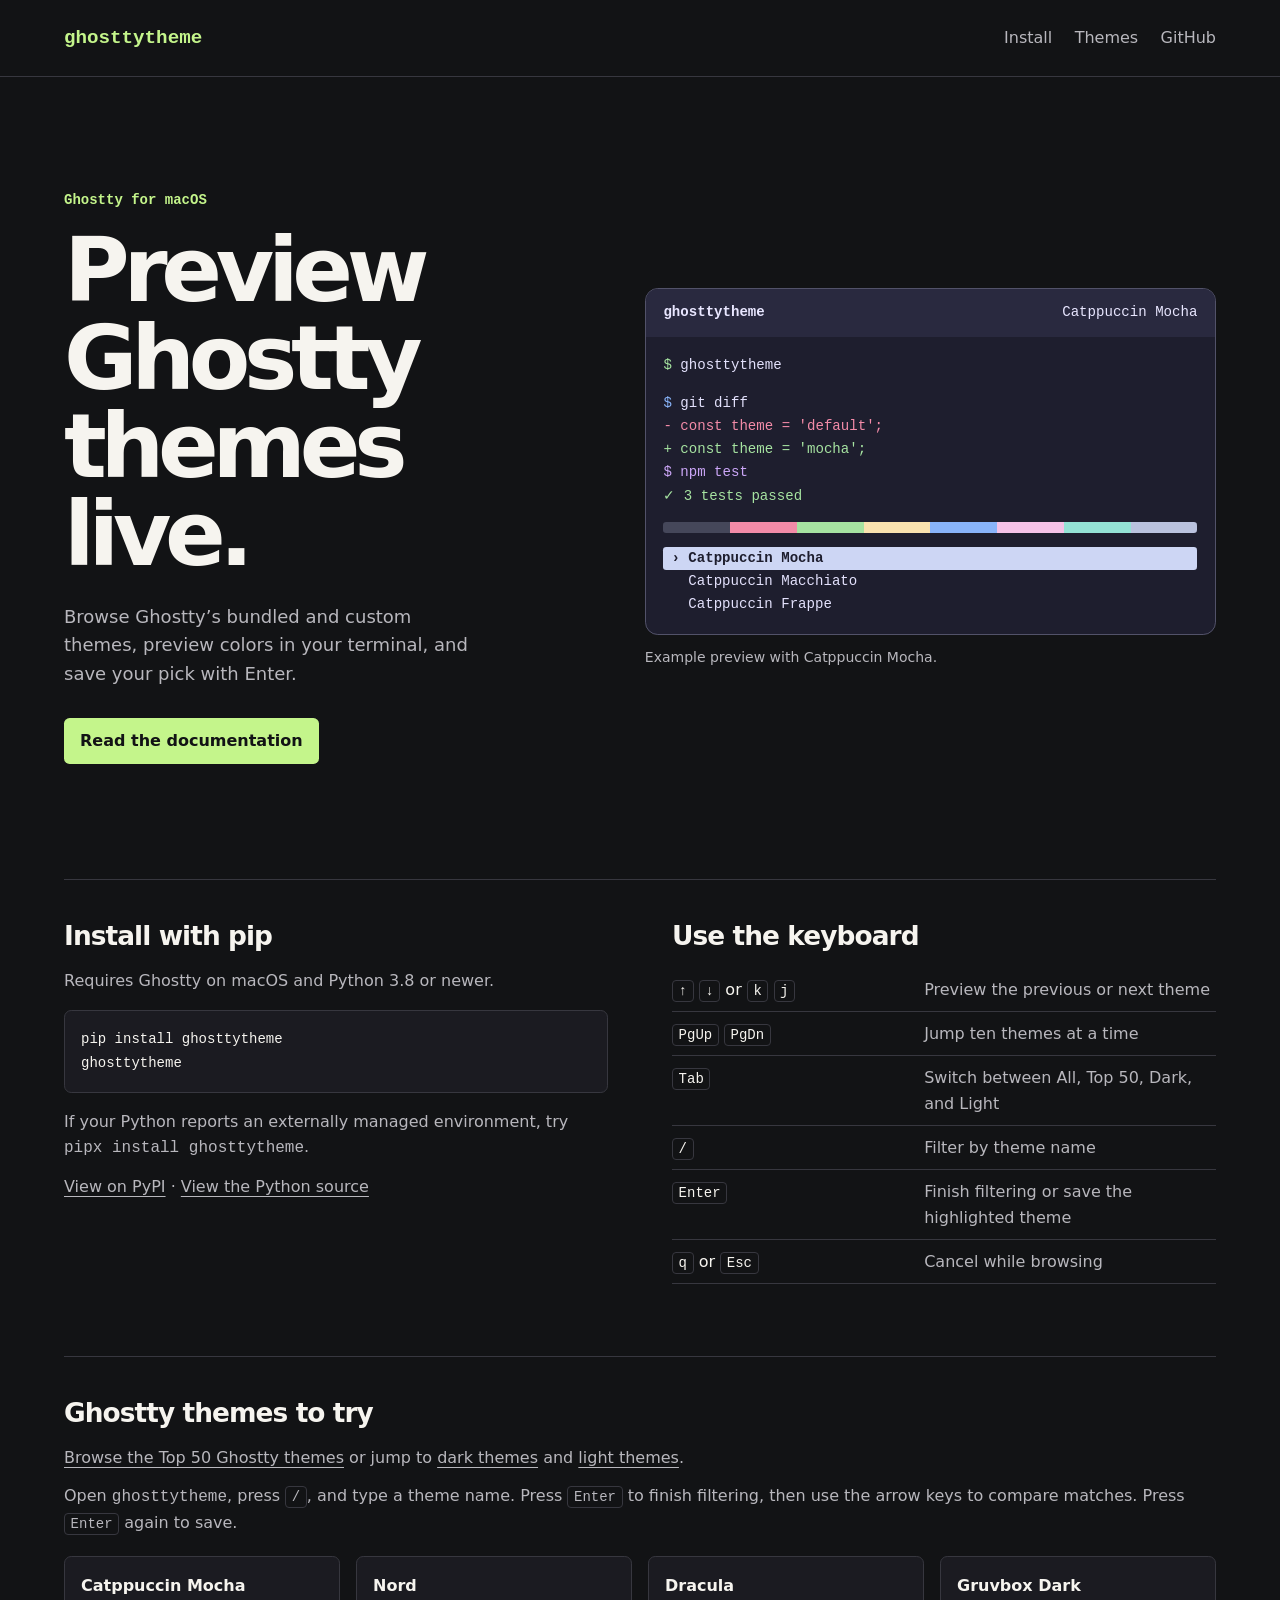
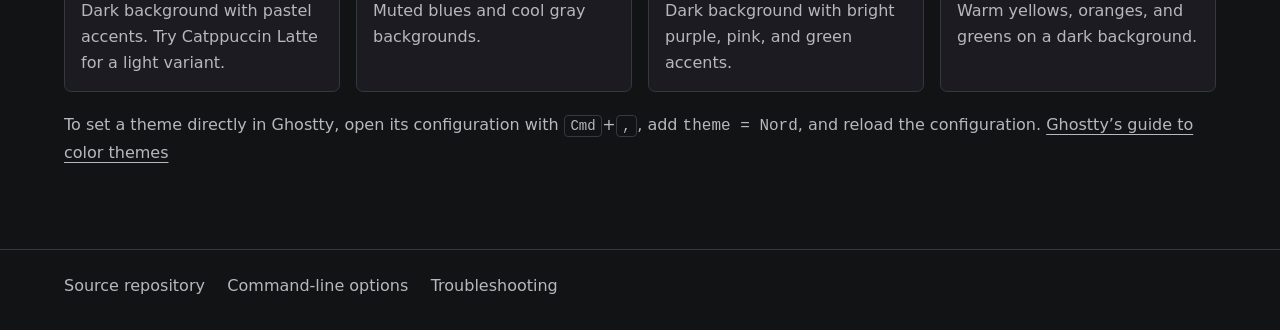
<file: docs/index.html>
<!doctype html>
<html lang="en">
<head>
  <meta charset="utf-8">
  <meta name="viewport" content="width=device-width, initial-scale=1">
  <meta name="description" content="Find and change Ghostty themes on macOS. Preview Catppuccin, Nord, Dracula, and your custom themes live in the terminal with ghosttytheme.">
  <meta name="theme-color" content="#121315">
  <title>ghosttytheme | Live Ghostty Theme Picker for macOS</title>
  <link rel="canonical" href="https://hypercryptoman.github.io/gtheme/">
  <meta property="og:type" content="website">
  <meta property="og:url" content="https://hypercryptoman.github.io/gtheme/">
  <meta property="og:title" content="ghosttytheme | Live Ghostty Theme Picker for macOS">
  <meta property="og:description" content="Browse, preview, and save Ghostty themes from your keyboard.">
  <meta property="og:image" content="https://raw.githubusercontent.com/hypercryptoman/gtheme/main/assets/gtheme-browsing.png">
  <meta property="og:image:alt" content="gtheme previewing Catppuccin Mocha with terminal colors and a theme list">
  <meta name="twitter:card" content="summary_large_image">
  <style>
    :root {
      color-scheme: dark;
      --background: #121315;
      --panel: #1b1b21;
      --line: #37373f;
      --text: #f6f4ef;
      --muted: #b8b7bd;
      --accent: #c4f58b;
      --mono: "SFMono-Regular", Consolas, "Liberation Mono", monospace;
    }
    * { box-sizing: border-box; }
    body { margin: 0; background: var(--background); color: var(--text); font: 1rem/1.6 system-ui, sans-serif; }
    .wrap { width: min(72rem, calc(100% - 3rem)); margin: auto; }
    a { color: inherit; text-underline-offset: .25em; }
    a:hover { color: var(--accent); }
    a:focus-visible { outline: 2px solid var(--accent); outline-offset: 5px; }
    header { border-bottom: 1px solid var(--line); }
    nav { display: flex; align-items: center; justify-content: space-between; gap: 1rem; min-height: 4.75rem; }
    .brand { color: var(--accent); font: 700 1.2rem var(--mono); }
    .links { display: flex; flex-wrap: wrap; gap: 1.4rem; color: var(--muted); }
    .links a, .brand { text-decoration: none; }
    .links a:hover { text-decoration: underline; }
    .hero { display: grid; grid-template-columns: .95fr 1.05fr; gap: clamp(2rem, 5vw, 5rem); align-items: center; padding-block: clamp(4rem, 9vw, 8rem); }
    .platform { font: 600 .875rem var(--mono); color: var(--accent); margin: 0 0 1.2rem; }
    h1 { font-size: clamp(3.1rem, 7vw, 6rem); letter-spacing: -.07em; line-height: .98; margin: 0; }
    .intro { color: var(--muted); max-width: 37ch; margin: 1.5rem 0 1.8rem; font-size: 1.125rem; }
    .button { display: inline-block; padding: .65rem 1rem; border-radius: .35rem; color: var(--background); background: var(--accent); font-weight: 700; text-decoration: none; }
    .button:hover { background: #defbbd; color: var(--background); }
    figure { margin: 0; min-width: 0; }
    .terminal { overflow: hidden; border: 1px solid #525269; border-radius: .8rem; color: #e3e1fc; background: #1e1e2e; font: .88rem/1.65 var(--mono); }
    .caption-bar { display: flex; justify-content: space-between; gap: 1rem; background: #29293f; padding: .75rem 1.1rem; color: #e8e6ff; }
    .terminal-body { padding: 1.1rem; }
    .sample { margin-block: .9rem; }
    .green { color: #a6e3a1; }
    .red { color: #f38ba8; }
    .blue { color: #89b4fa; }
    .lavender { color: #cba6f7; }
    .selected { display: block; color: #1e1e2e; background: #cdd6f4; border-radius: .2rem; padding-inline: .5rem; }
    .theme { display: block; padding-inline: .5rem; }
    .swatches { display: grid; grid-template-columns: repeat(8, 1fr); height: .65rem; border-radius: .2rem; overflow: hidden; margin: .9rem 0; }
    .swatches span { background: var(--color); }
    figcaption { color: var(--muted); margin-top: .65rem; font-size: .875rem; }
    .details { display: grid; grid-template-columns: 1fr 1fr; gap: clamp(2rem, 5vw, 5rem); padding-block: 2.5rem 4.5rem; border-top: 1px solid var(--line); }
    h2 { font-size: 1.65rem; line-height: 1.2; margin: 0 0 1rem; letter-spacing: -.035em; }
    .details p, .theme-guide p { color: var(--muted); margin: .75rem 0; }
    .theme-guide { border-top: 1px solid var(--line); padding-block: 2.5rem 4.5rem; }
    .theme-guide ul { display: grid; grid-template-columns: repeat(auto-fit, minmax(min(100%, 13rem), 1fr)); gap: 1rem; list-style: none; padding: 0; margin: 1.25rem 0; }
    .theme-guide li { padding: 1rem; background: var(--panel); border: 1px solid var(--line); border-radius: .45rem; }
    .theme-guide li strong { display: block; }
    .theme-guide li span { color: var(--muted); }
    pre { margin: 1rem 0; padding: 1rem; overflow: auto; background: var(--panel); border: 1px solid var(--line); border-radius: .45rem; font: .875rem/1.75 var(--mono); }
    code, kbd { font-family: var(--mono); }
    kbd { border: 1px solid var(--line); border-radius: .25rem; padding: .14em .4em; font-size: .875rem; white-space: nowrap; }
    dl { margin: 0; }
    dl div { display: grid; grid-template-columns: minmax(8.75rem, 44%) 1fr; gap: .8rem; padding: .55rem 0; border-bottom: 1px solid var(--line); }
    dd { margin: 0; color: var(--muted); }
    footer { border-top: 1px solid var(--line); padding: 1.4rem 0 2rem; }
    @media (max-width: 50rem) {
      .hero, .details { grid-template-columns: 1fr; }
      .hero { padding-block: 3.5rem; }
      .intro { max-width: 45ch; }
    }
    @media (max-width: 26rem) {
      .wrap { width: calc(100% - 2rem); }
      .links { gap: .8rem; }
      .caption-bar, .terminal-body { padding-inline: .75rem; }
    }
  </style>
</head>
<body>
  <header>
    <nav class="wrap" aria-label="Main navigation">
      <span class="brand">ghosttytheme</span>
      <div class="links">
        <a href="#install">Install</a>
        <a href="ghostty-themes/">Themes</a>
        <a href="https://github.com/hypercryptoman/gtheme">GitHub</a>
      </div>
    </nav>
  </header>
  <main class="wrap">
    <section class="hero" aria-labelledby="title">
      <div>
        <p class="platform">Ghostty for macOS</p>
        <h1 id="title">Preview Ghostty themes live.</h1>
        <p class="intro">Browse Ghostty’s bundled and custom themes, preview colors in your terminal, and save your pick with Enter.</p>
        <a class="button" href="https://github.com/hypercryptoman/gtheme/blob/main/README.md">Read the documentation</a>
      </div>
      <figure>
        <div class="terminal">
          <div class="caption-bar"><strong>ghosttytheme</strong><span>Catppuccin Mocha</span></div>
          <div class="terminal-body">
            <div><span class="green">$</span> ghosttytheme</div>
            <div class="sample">
              <div><span class="blue">$</span> git diff</div>
              <div class="red">- const theme = 'default';</div>
              <div class="green">+ const theme = 'mocha';</div>
              <div class="lavender">$ npm test</div>
              <div class="green">✓ 3 tests passed</div>
            </div>
            <div class="swatches" aria-hidden="true">
              <span style="--color:#45475a"></span><span style="--color:#f38ba8"></span>
              <span style="--color:#a6e3a1"></span><span style="--color:#f9e2af"></span>
              <span style="--color:#89b4fa"></span><span style="--color:#f5c2e7"></span>
              <span style="--color:#94e2d5"></span><span style="--color:#bac2de"></span>
            </div>
            <strong class="selected">› Catppuccin Mocha</strong>
            <span class="theme">  Catppuccin Macchiato</span>
            <span class="theme">  Catppuccin Frappe</span>
          </div>
        </div>
        <figcaption>Example preview with Catppuccin Mocha.</figcaption>
      </figure>
    </section>
    <div class="details">
      <section id="install" aria-labelledby="install-title">
        <h2 id="install-title">Install with pip</h2>
        <p>Requires Ghostty on macOS and Python 3.8 or newer.</p>
        <pre><code>pip install ghosttytheme
ghosttytheme</code></pre>
        <p>If your Python reports an externally managed environment, try <code>pipx install ghosttytheme</code>.</p>
        <p><a href="https://pypi.org/project/ghosttytheme/">View on PyPI</a> · <a href="https://github.com/hypercryptoman/gtheme/blob/main/ghosttytheme.py">View the Python source</a></p>
      </section>
      <section aria-labelledby="keys-title">
        <h2 id="keys-title">Use the keyboard</h2>
        <dl>
          <div><dt><kbd>↑</kbd> <kbd>↓</kbd> or <kbd>k</kbd> <kbd>j</kbd></dt><dd>Preview the previous or next theme</dd></div>
          <div><dt><kbd>PgUp</kbd> <kbd>PgDn</kbd></dt><dd>Jump ten themes at a time</dd></div>
          <div><dt><kbd>Tab</kbd></dt><dd>Switch between All, Top 50, Dark, and Light</dd></div>
          <div><dt><kbd>/</kbd></dt><dd>Filter by theme name</dd></div>
          <div><dt><kbd>Enter</kbd></dt><dd>Finish filtering or save the highlighted theme</dd></div>
          <div><dt><kbd>q</kbd> or <kbd>Esc</kbd></dt><dd>Cancel while browsing</dd></div>
        </dl>
      </section>
    </div>
    <section class="theme-guide" id="ghostty-themes" aria-labelledby="themes-title">
      <h2 id="themes-title">Ghostty themes to try</h2>
      <p><a href="ghostty-themes/">Browse the Top 50 Ghostty themes</a> or jump to <a href="ghostty-themes/#dark-themes">dark themes</a> and <a href="ghostty-themes/#light-themes">light themes</a>.</p>
      <p>Open <code>ghosttytheme</code>, press <kbd>/</kbd>, and type a theme name. Press <kbd>Enter</kbd> to finish filtering, then use the arrow keys to compare matches. Press <kbd>Enter</kbd> again to save.</p>
      <ul>
        <li><strong>Catppuccin Mocha</strong><span>Dark background with pastel accents. Try Catppuccin Latte for a light variant.</span></li>
        <li><strong>Nord</strong><span>Muted blues and cool gray backgrounds.</span></li>
        <li><strong>Dracula</strong><span>Dark background with bright purple, pink, and green accents.</span></li>
        <li><strong>Gruvbox Dark</strong><span>Warm yellows, oranges, and greens on a dark background.</span></li>
      </ul>
      <p>To set a theme directly in Ghostty, open its configuration with <kbd>Cmd</kbd>+<kbd>,</kbd>, add <code>theme = Nord</code>, and reload the configuration. <a href="https://ghostty.org/docs/features/theme">Ghostty’s guide to color themes</a></p>
    </section>
  </main>
  <footer>
    <div class="wrap links"><a href="https://github.com/hypercryptoman/gtheme">Source repository</a><a href="https://github.com/hypercryptoman/gtheme#command-line-options">Command-line options</a><a href="https://github.com/hypercryptoman/gtheme#troubleshooting">Troubleshooting</a></div>
  </footer>
</body>
</html>
</file>
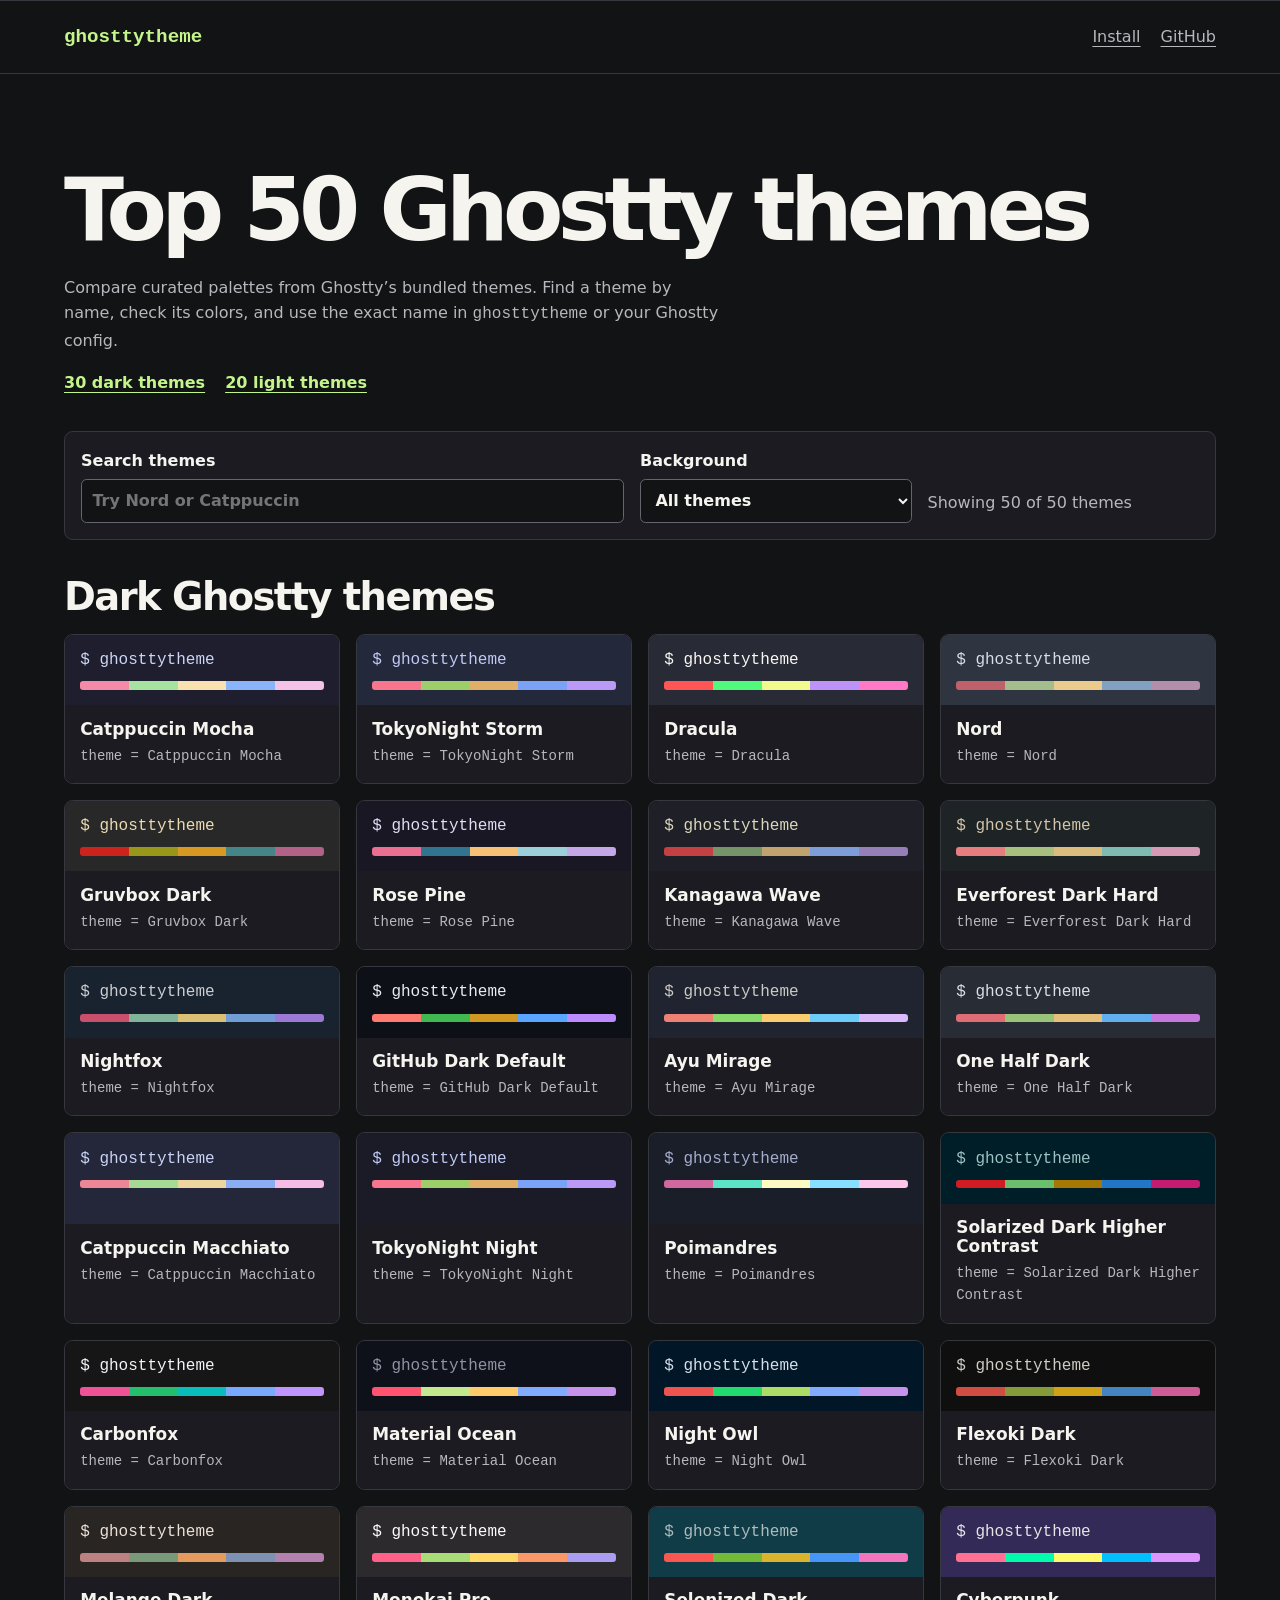
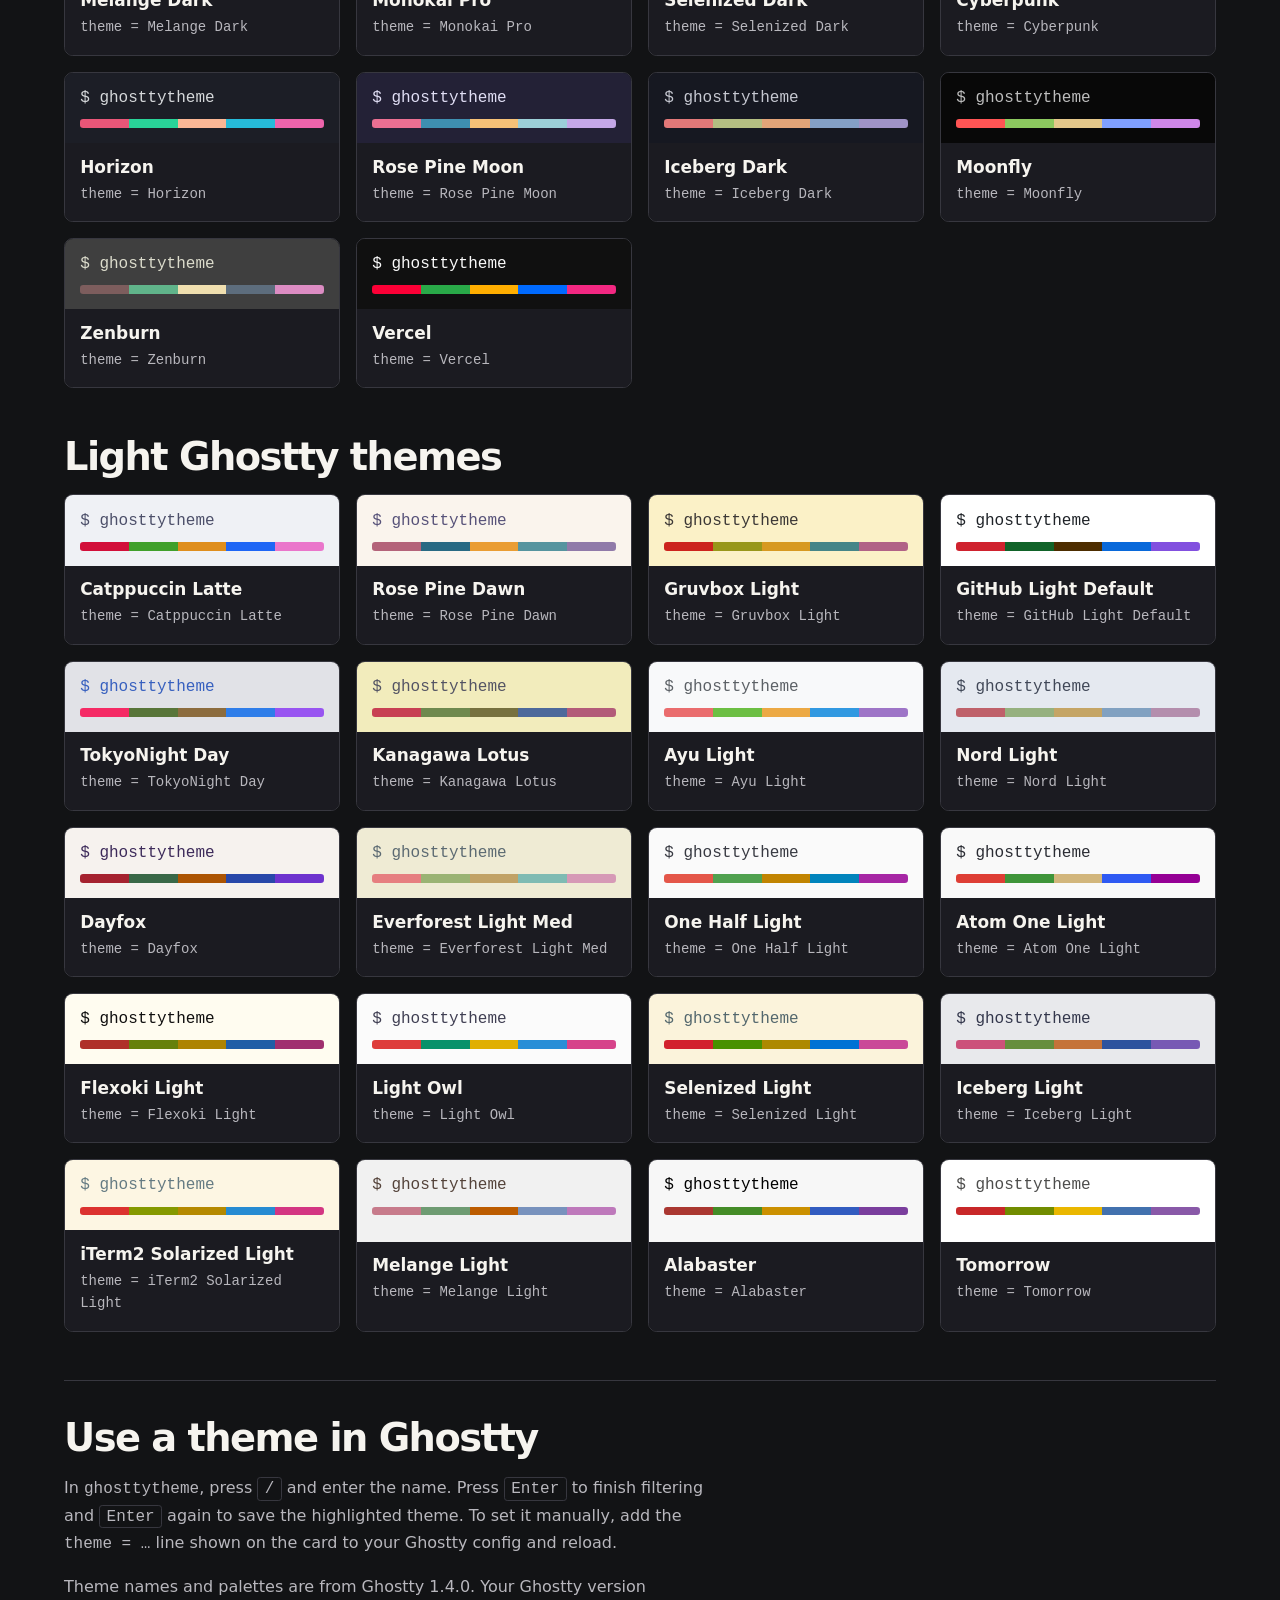
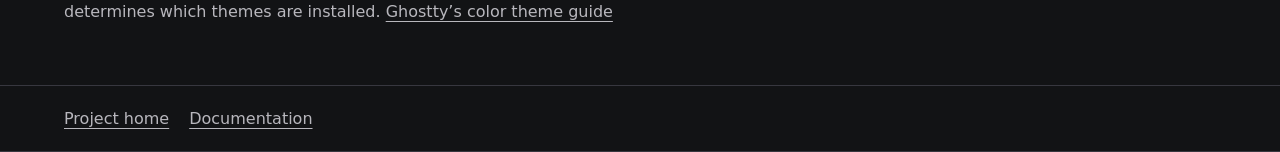
<file: docs/ghostty-themes/index.html>
<!doctype html>
<html lang="en">
<head>
  <meta charset="utf-8">
  <meta name="viewport" content="width=device-width, initial-scale=1">
  <meta name="description" content="Compare 50 Ghostty terminal themes, including 30 dark palettes and 20 light palettes. See color previews and exact theme names for your Ghostty config.">
  <meta name="theme-color" content="#121315">
  <title>Top 50 Ghostty Themes | Dark and Light Palettes | ghosttytheme</title>
  <link rel="canonical" href="https://hypercryptoman.github.io/gtheme/ghostty-themes/">
  <meta property="og:type" content="website">
  <meta property="og:title" content="Top 50 Ghostty Themes">
  <meta property="og:description" content="Compare 30 dark and 20 light Ghostty themes with terminal previews and exact config names.">
  <meta property="og:url" content="https://hypercryptoman.github.io/gtheme/ghostty-themes/">
  <meta property="og:image" content="https://raw.githubusercontent.com/hypercryptoman/gtheme/main/assets/gtheme-browsing.png">
  <meta property="og:image:alt" content="gtheme previewing Catppuccin Mocha in a terminal">
  <link rel="stylesheet" href="themes.css">
  <script src="themes.js" defer></script>
</head>
<body>
  <header class="site-head">
    <nav class="wrap" aria-label="Main navigation">
      <a class="brand" href="../">ghosttytheme</a>
      <div class="nav-links">
        <a href="../#install">Install</a>
        <a href="https://github.com/hypercryptoman/gtheme">GitHub</a>
      </div>
    </nav>
  </header>
  <main class="wrap">
    <section class="intro" aria-labelledby="page-title">
      <h1 id="page-title">Top 50 Ghostty themes</h1>
      <p>Compare curated palettes from Ghostty’s bundled themes. Find a theme by name, check its colors, and use the exact name in <code>ghosttytheme</code> or your Ghostty config.</p>
      <div class="jump-links" aria-label="Jump to a theme list">
        <a href="#dark-themes">30 dark themes</a>
        <a href="#light-themes">20 light themes</a>
      </div>
    </section>

    <section class="filters" aria-label="Filter themes" hidden>
      <label for="theme-search">Search themes
        <input type="search" id="theme-search" placeholder="Try Nord or Catppuccin">
      </label>
      <label for="theme-mode">Background
        <select id="theme-mode">
          <option value="all">All themes</option>
          <option value="dark">Dark</option>
          <option value="light">Light</option>
        </select>
      </label>
      <p id="theme-count" role="status">Showing 50 of 50 themes</p>
    </section>
    <p id="no-matches" hidden>No themes match your search. Try a different name or select All themes.</p>

    <section class="theme-list" id="dark-themes" data-mode="dark" aria-labelledby="dark-title">
      <h2 id="dark-title">Dark Ghostty themes</h2>
      <ul role="list">
        <li>
          <div class="preview" style="--bg:#1e1e2e;--fg:#cdd6f4;--red:#f38ba8;--green:#a6e3a1;--yellow:#f9e2af;--blue:#89b4fa;--magenta:#f5c2e7" aria-hidden="true">
            <span>$ ghosttytheme</span>
            <div class="swatches"><span></span><span></span><span></span><span></span><span></span></div>
          </div>
          <div class="theme-info"><h3>Catppuccin Mocha</h3><code>theme = Catppuccin Mocha</code></div>
        </li>
        <li>
          <div class="preview" style="--bg:#24283b;--fg:#c0caf5;--red:#f7768e;--green:#9ece6a;--yellow:#e0af68;--blue:#7aa2f7;--magenta:#bb9af7" aria-hidden="true">
            <span>$ ghosttytheme</span>
            <div class="swatches"><span></span><span></span><span></span><span></span><span></span></div>
          </div>
          <div class="theme-info"><h3>TokyoNight Storm</h3><code>theme = TokyoNight Storm</code></div>
        </li>
        <li>
          <div class="preview" style="--bg:#282a36;--fg:#f8f8f2;--red:#ff5555;--green:#50fa7b;--yellow:#f1fa8c;--blue:#bd93f9;--magenta:#ff79c6" aria-hidden="true">
            <span>$ ghosttytheme</span>
            <div class="swatches"><span></span><span></span><span></span><span></span><span></span></div>
          </div>
          <div class="theme-info"><h3>Dracula</h3><code>theme = Dracula</code></div>
        </li>
        <li>
          <div class="preview" style="--bg:#2e3440;--fg:#d8dee9;--red:#bf616a;--green:#a3be8c;--yellow:#ebcb8b;--blue:#81a1c1;--magenta:#b48ead" aria-hidden="true">
            <span>$ ghosttytheme</span>
            <div class="swatches"><span></span><span></span><span></span><span></span><span></span></div>
          </div>
          <div class="theme-info"><h3>Nord</h3><code>theme = Nord</code></div>
        </li>
        <li>
          <div class="preview" style="--bg:#282828;--fg:#ebdbb2;--red:#cc241d;--green:#98971a;--yellow:#d79921;--blue:#458588;--magenta:#b16286" aria-hidden="true">
            <span>$ ghosttytheme</span>
            <div class="swatches"><span></span><span></span><span></span><span></span><span></span></div>
          </div>
          <div class="theme-info"><h3>Gruvbox Dark</h3><code>theme = Gruvbox Dark</code></div>
        </li>
        <li>
          <div class="preview" style="--bg:#191724;--fg:#e0def4;--red:#eb6f92;--green:#31748f;--yellow:#f6c177;--blue:#9ccfd8;--magenta:#c4a7e7" aria-hidden="true">
            <span>$ ghosttytheme</span>
            <div class="swatches"><span></span><span></span><span></span><span></span><span></span></div>
          </div>
          <div class="theme-info"><h3>Rose Pine</h3><code>theme = Rose Pine</code></div>
        </li>
        <li>
          <div class="preview" style="--bg:#1f1f28;--fg:#dcd7ba;--red:#c34043;--green:#76946a;--yellow:#c0a36e;--blue:#7e9cd8;--magenta:#957fb8" aria-hidden="true">
            <span>$ ghosttytheme</span>
            <div class="swatches"><span></span><span></span><span></span><span></span><span></span></div>
          </div>
          <div class="theme-info"><h3>Kanagawa Wave</h3><code>theme = Kanagawa Wave</code></div>
        </li>
        <li>
          <div class="preview" style="--bg:#1e2326;--fg:#d3c6aa;--red:#e67e80;--green:#a7c080;--yellow:#dbbc7f;--blue:#7fbbb3;--magenta:#d699b6" aria-hidden="true">
            <span>$ ghosttytheme</span>
            <div class="swatches"><span></span><span></span><span></span><span></span><span></span></div>
          </div>
          <div class="theme-info"><h3>Everforest Dark Hard</h3><code>theme = Everforest Dark Hard</code></div>
        </li>
        <li>
          <div class="preview" style="--bg:#192330;--fg:#cdcecf;--red:#c94f6d;--green:#81b29a;--yellow:#dbc074;--blue:#719cd6;--magenta:#9d79d6" aria-hidden="true">
            <span>$ ghosttytheme</span>
            <div class="swatches"><span></span><span></span><span></span><span></span><span></span></div>
          </div>
          <div class="theme-info"><h3>Nightfox</h3><code>theme = Nightfox</code></div>
        </li>
        <li>
          <div class="preview" style="--bg:#0d1117;--fg:#e6edf3;--red:#ff7b72;--green:#3fb950;--yellow:#d29922;--blue:#58a6ff;--magenta:#bc8cff" aria-hidden="true">
            <span>$ ghosttytheme</span>
            <div class="swatches"><span></span><span></span><span></span><span></span><span></span></div>
          </div>
          <div class="theme-info"><h3>GitHub Dark Default</h3><code>theme = GitHub Dark Default</code></div>
        </li>
        <li>
          <div class="preview" style="--bg:#1f2430;--fg:#cccac2;--red:#ed8274;--green:#87d96c;--yellow:#facc6e;--blue:#6dcbfa;--magenta:#dabafa" aria-hidden="true">
            <span>$ ghosttytheme</span>
            <div class="swatches"><span></span><span></span><span></span><span></span><span></span></div>
          </div>
          <div class="theme-info"><h3>Ayu Mirage</h3><code>theme = Ayu Mirage</code></div>
        </li>
        <li>
          <div class="preview" style="--bg:#282c34;--fg:#dcdfe4;--red:#e06c75;--green:#98c379;--yellow:#e5c07b;--blue:#61afef;--magenta:#c678dd" aria-hidden="true">
            <span>$ ghosttytheme</span>
            <div class="swatches"><span></span><span></span><span></span><span></span><span></span></div>
          </div>
          <div class="theme-info"><h3>One Half Dark</h3><code>theme = One Half Dark</code></div>
        </li>
        <li>
          <div class="preview" style="--bg:#24273a;--fg:#cad3f5;--red:#ed8796;--green:#a6da95;--yellow:#eed49f;--blue:#8aadf4;--magenta:#f5bde6" aria-hidden="true">
            <span>$ ghosttytheme</span>
            <div class="swatches"><span></span><span></span><span></span><span></span><span></span></div>
          </div>
          <div class="theme-info"><h3>Catppuccin Macchiato</h3><code>theme = Catppuccin Macchiato</code></div>
        </li>
        <li>
          <div class="preview" style="--bg:#1a1b26;--fg:#c0caf5;--red:#f7768e;--green:#9ece6a;--yellow:#e0af68;--blue:#7aa2f7;--magenta:#bb9af7" aria-hidden="true">
            <span>$ ghosttytheme</span>
            <div class="swatches"><span></span><span></span><span></span><span></span><span></span></div>
          </div>
          <div class="theme-info"><h3>TokyoNight Night</h3><code>theme = TokyoNight Night</code></div>
        </li>
        <li>
          <div class="preview" style="--bg:#1a1e28;--fg:#a6accd;--red:#d0679d;--green:#5de4c7;--yellow:#fffac2;--blue:#89ddff;--magenta:#fcc5e9" aria-hidden="true">
            <span>$ ghosttytheme</span>
            <div class="swatches"><span></span><span></span><span></span><span></span><span></span></div>
          </div>
          <div class="theme-info"><h3>Poimandres</h3><code>theme = Poimandres</code></div>
        </li>
        <li>
          <div class="preview" style="--bg:#001e27;--fg:#9cc2c3;--red:#d11c24;--green:#6cbe6c;--yellow:#a57706;--blue:#2176c7;--magenta:#c61c6f" aria-hidden="true">
            <span>$ ghosttytheme</span>
            <div class="swatches"><span></span><span></span><span></span><span></span><span></span></div>
          </div>
          <div class="theme-info"><h3>Solarized Dark Higher Contrast</h3><code>theme = Solarized Dark Higher Contrast</code></div>
        </li>
        <li>
          <div class="preview" style="--bg:#161616;--fg:#f2f4f8;--red:#ee5396;--green:#25be6a;--yellow:#08bdba;--blue:#78a9ff;--magenta:#be95ff" aria-hidden="true">
            <span>$ ghosttytheme</span>
            <div class="swatches"><span></span><span></span><span></span><span></span><span></span></div>
          </div>
          <div class="theme-info"><h3>Carbonfox</h3><code>theme = Carbonfox</code></div>
        </li>
        <li>
          <div class="preview" style="--bg:#0f111a;--fg:#8f93a2;--red:#ff5370;--green:#c3e88d;--yellow:#ffcb6b;--blue:#82aaff;--magenta:#c792ea" aria-hidden="true">
            <span>$ ghosttytheme</span>
            <div class="swatches"><span></span><span></span><span></span><span></span><span></span></div>
          </div>
          <div class="theme-info"><h3>Material Ocean</h3><code>theme = Material Ocean</code></div>
        </li>
        <li>
          <div class="preview" style="--bg:#011627;--fg:#d6deeb;--red:#ef5350;--green:#22da6e;--yellow:#addb67;--blue:#82aaff;--magenta:#c792ea" aria-hidden="true">
            <span>$ ghosttytheme</span>
            <div class="swatches"><span></span><span></span><span></span><span></span><span></span></div>
          </div>
          <div class="theme-info"><h3>Night Owl</h3><code>theme = Night Owl</code></div>
        </li>
        <li>
          <div class="preview" style="--bg:#100f0f;--fg:#cecdc3;--red:#d14d41;--green:#879a39;--yellow:#d0a215;--blue:#4385be;--magenta:#ce5d97" aria-hidden="true">
            <span>$ ghosttytheme</span>
            <div class="swatches"><span></span><span></span><span></span><span></span><span></span></div>
          </div>
          <div class="theme-info"><h3>Flexoki Dark</h3><code>theme = Flexoki Dark</code></div>
        </li>
        <li>
          <div class="preview" style="--bg:#292522;--fg:#ece1d7;--red:#bd8183;--green:#78997a;--yellow:#e49b5d;--blue:#7f91b2;--magenta:#b380b0" aria-hidden="true">
            <span>$ ghosttytheme</span>
            <div class="swatches"><span></span><span></span><span></span><span></span><span></span></div>
          </div>
          <div class="theme-info"><h3>Melange Dark</h3><code>theme = Melange Dark</code></div>
        </li>
        <li>
          <div class="preview" style="--bg:#2d2a2e;--fg:#fcfcfa;--red:#ff6188;--green:#a9dc76;--yellow:#ffd866;--blue:#fc9867;--magenta:#ab9df2" aria-hidden="true">
            <span>$ ghosttytheme</span>
            <div class="swatches"><span></span><span></span><span></span><span></span><span></span></div>
          </div>
          <div class="theme-info"><h3>Monokai Pro</h3><code>theme = Monokai Pro</code></div>
        </li>
        <li>
          <div class="preview" style="--bg:#103c48;--fg:#adbcbc;--red:#fa5750;--green:#75b938;--yellow:#dbb32d;--blue:#4695f7;--magenta:#f275be" aria-hidden="true">
            <span>$ ghosttytheme</span>
            <div class="swatches"><span></span><span></span><span></span><span></span><span></span></div>
          </div>
          <div class="theme-info"><h3>Selenized Dark</h3><code>theme = Selenized Dark</code></div>
        </li>
        <li>
          <div class="preview" style="--bg:#332a57;--fg:#e5e5e5;--red:#ff7092;--green:#00fbac;--yellow:#fffa6a;--blue:#00bfff;--magenta:#df95ff" aria-hidden="true">
            <span>$ ghosttytheme</span>
            <div class="swatches"><span></span><span></span><span></span><span></span><span></span></div>
          </div>
          <div class="theme-info"><h3>Cyberpunk</h3><code>theme = Cyberpunk</code></div>
        </li>
        <li>
          <div class="preview" style="--bg:#1c1e26;--fg:#d5d8da;--red:#e95678;--green:#29d398;--yellow:#fab795;--blue:#26bbd9;--magenta:#ee64ac" aria-hidden="true">
            <span>$ ghosttytheme</span>
            <div class="swatches"><span></span><span></span><span></span><span></span><span></span></div>
          </div>
          <div class="theme-info"><h3>Horizon</h3><code>theme = Horizon</code></div>
        </li>
        <li>
          <div class="preview" style="--bg:#232136;--fg:#e0def4;--red:#eb6f92;--green:#3e8fb0;--yellow:#f6c177;--blue:#9ccfd8;--magenta:#c4a7e7" aria-hidden="true">
            <span>$ ghosttytheme</span>
            <div class="swatches"><span></span><span></span><span></span><span></span><span></span></div>
          </div>
          <div class="theme-info"><h3>Rose Pine Moon</h3><code>theme = Rose Pine Moon</code></div>
        </li>
        <li>
          <div class="preview" style="--bg:#161821;--fg:#c6c8d1;--red:#e27878;--green:#b4be82;--yellow:#e2a478;--blue:#84a0c6;--magenta:#a093c7" aria-hidden="true">
            <span>$ ghosttytheme</span>
            <div class="swatches"><span></span><span></span><span></span><span></span><span></span></div>
          </div>
          <div class="theme-info"><h3>Iceberg Dark</h3><code>theme = Iceberg Dark</code></div>
        </li>
        <li>
          <div class="preview" style="--bg:#080808;--fg:#bdbdbd;--red:#ff5454;--green:#8cc85f;--yellow:#e3c78a;--blue:#80a0ff;--magenta:#cf87e8" aria-hidden="true">
            <span>$ ghosttytheme</span>
            <div class="swatches"><span></span><span></span><span></span><span></span><span></span></div>
          </div>
          <div class="theme-info"><h3>Moonfly</h3><code>theme = Moonfly</code></div>
        </li>
        <li>
          <div class="preview" style="--bg:#3f3f3f;--fg:#dcdccc;--red:#7d5d5d;--green:#60b48a;--yellow:#f0dfaf;--blue:#5d6d7d;--magenta:#dc8cc3" aria-hidden="true">
            <span>$ ghosttytheme</span>
            <div class="swatches"><span></span><span></span><span></span><span></span><span></span></div>
          </div>
          <div class="theme-info"><h3>Zenburn</h3><code>theme = Zenburn</code></div>
        </li>
        <li>
          <div class="preview" style="--bg:#101010;--fg:#fafafa;--red:#fc0036;--green:#29a948;--yellow:#ffae00;--blue:#006aff;--magenta:#f32882" aria-hidden="true">
            <span>$ ghosttytheme</span>
            <div class="swatches"><span></span><span></span><span></span><span></span><span></span></div>
          </div>
          <div class="theme-info"><h3>Vercel</h3><code>theme = Vercel</code></div>
        </li>
      </ul>
    </section>

    <section class="theme-list" id="light-themes" data-mode="light" aria-labelledby="light-title">
      <h2 id="light-title">Light Ghostty themes</h2>
      <ul role="list">
        <li>
          <div class="preview" style="--bg:#eff1f5;--fg:#4c4f69;--red:#d20f39;--green:#40a02b;--yellow:#df8e1d;--blue:#1e66f5;--magenta:#ea76cb" aria-hidden="true">
            <span>$ ghosttytheme</span>
            <div class="swatches"><span></span><span></span><span></span><span></span><span></span></div>
          </div>
          <div class="theme-info"><h3>Catppuccin Latte</h3><code>theme = Catppuccin Latte</code></div>
        </li>
        <li>
          <div class="preview" style="--bg:#faf4ed;--fg:#575279;--red:#b4637a;--green:#286983;--yellow:#ea9d34;--blue:#56949f;--magenta:#907aa9" aria-hidden="true">
            <span>$ ghosttytheme</span>
            <div class="swatches"><span></span><span></span><span></span><span></span><span></span></div>
          </div>
          <div class="theme-info"><h3>Rose Pine Dawn</h3><code>theme = Rose Pine Dawn</code></div>
        </li>
        <li>
          <div class="preview" style="--bg:#fbf1c7;--fg:#3c3836;--red:#cc241d;--green:#98971a;--yellow:#d79921;--blue:#458588;--magenta:#b16286" aria-hidden="true">
            <span>$ ghosttytheme</span>
            <div class="swatches"><span></span><span></span><span></span><span></span><span></span></div>
          </div>
          <div class="theme-info"><h3>Gruvbox Light</h3><code>theme = Gruvbox Light</code></div>
        </li>
        <li>
          <div class="preview" style="--bg:#ffffff;--fg:#1f2328;--red:#cf222e;--green:#116329;--yellow:#4d2d00;--blue:#0969da;--magenta:#8250df" aria-hidden="true">
            <span>$ ghosttytheme</span>
            <div class="swatches"><span></span><span></span><span></span><span></span><span></span></div>
          </div>
          <div class="theme-info"><h3>GitHub Light Default</h3><code>theme = GitHub Light Default</code></div>
        </li>
        <li>
          <div class="preview" style="--bg:#e1e2e7;--fg:#3760bf;--red:#f52a65;--green:#587539;--yellow:#8c6c3e;--blue:#2e7de9;--magenta:#9854f1" aria-hidden="true">
            <span>$ ghosttytheme</span>
            <div class="swatches"><span></span><span></span><span></span><span></span><span></span></div>
          </div>
          <div class="theme-info"><h3>TokyoNight Day</h3><code>theme = TokyoNight Day</code></div>
        </li>
        <li>
          <div class="preview" style="--bg:#f2ecbc;--fg:#545464;--red:#c84053;--green:#6f894e;--yellow:#77713f;--blue:#4d699b;--magenta:#b35b79" aria-hidden="true">
            <span>$ ghosttytheme</span>
            <div class="swatches"><span></span><span></span><span></span><span></span><span></span></div>
          </div>
          <div class="theme-info"><h3>Kanagawa Lotus</h3><code>theme = Kanagawa Lotus</code></div>
        </li>
        <li>
          <div class="preview" style="--bg:#f8f9fa;--fg:#5c6166;--red:#ea6c6d;--green:#6cbf43;--yellow:#eca944;--blue:#3199e1;--magenta:#9e75c7" aria-hidden="true">
            <span>$ ghosttytheme</span>
            <div class="swatches"><span></span><span></span><span></span><span></span><span></span></div>
          </div>
          <div class="theme-info"><h3>Ayu Light</h3><code>theme = Ayu Light</code></div>
        </li>
        <li>
          <div class="preview" style="--bg:#e5e9f0;--fg:#414858;--red:#bf616a;--green:#96b17f;--yellow:#c5a565;--blue:#81a1c1;--magenta:#b48ead" aria-hidden="true">
            <span>$ ghosttytheme</span>
            <div class="swatches"><span></span><span></span><span></span><span></span><span></span></div>
          </div>
          <div class="theme-info"><h3>Nord Light</h3><code>theme = Nord Light</code></div>
        </li>
        <li>
          <div class="preview" style="--bg:#f6f2ee;--fg:#3d2b5a;--red:#a5222f;--green:#396847;--yellow:#ac5402;--blue:#2848a9;--magenta:#6e33ce" aria-hidden="true">
            <span>$ ghosttytheme</span>
            <div class="swatches"><span></span><span></span><span></span><span></span><span></span></div>
          </div>
          <div class="theme-info"><h3>Dayfox</h3><code>theme = Dayfox</code></div>
        </li>
        <li>
          <div class="preview" style="--bg:#efebd4;--fg:#5c6a72;--red:#e67e80;--green:#9ab373;--yellow:#c1a266;--blue:#7fbbb3;--magenta:#d699b6" aria-hidden="true">
            <span>$ ghosttytheme</span>
            <div class="swatches"><span></span><span></span><span></span><span></span><span></span></div>
          </div>
          <div class="theme-info"><h3>Everforest Light Med</h3><code>theme = Everforest Light Med</code></div>
        </li>
        <li>
          <div class="preview" style="--bg:#fafafa;--fg:#383a42;--red:#e45649;--green:#50a14f;--yellow:#c18401;--blue:#0184bc;--magenta:#a626a4" aria-hidden="true">
            <span>$ ghosttytheme</span>
            <div class="swatches"><span></span><span></span><span></span><span></span><span></span></div>
          </div>
          <div class="theme-info"><h3>One Half Light</h3><code>theme = One Half Light</code></div>
        </li>
        <li>
          <div class="preview" style="--bg:#f9f9f9;--fg:#2a2c33;--red:#de3e35;--green:#3f953a;--yellow:#d2b67c;--blue:#2f5af3;--magenta:#950095" aria-hidden="true">
            <span>$ ghosttytheme</span>
            <div class="swatches"><span></span><span></span><span></span><span></span><span></span></div>
          </div>
          <div class="theme-info"><h3>Atom One Light</h3><code>theme = Atom One Light</code></div>
        </li>
        <li>
          <div class="preview" style="--bg:#fffcf0;--fg:#100f0f;--red:#af3029;--green:#66800b;--yellow:#ad8301;--blue:#205ea6;--magenta:#a02f6f" aria-hidden="true">
            <span>$ ghosttytheme</span>
            <div class="swatches"><span></span><span></span><span></span><span></span><span></span></div>
          </div>
          <div class="theme-info"><h3>Flexoki Light</h3><code>theme = Flexoki Light</code></div>
        </li>
        <li>
          <div class="preview" style="--bg:#fbfbfb;--fg:#403f53;--red:#de3d3b;--green:#08916a;--yellow:#e0af02;--blue:#288ed7;--magenta:#d6438a" aria-hidden="true">
            <span>$ ghosttytheme</span>
            <div class="swatches"><span></span><span></span><span></span><span></span><span></span></div>
          </div>
          <div class="theme-info"><h3>Light Owl</h3><code>theme = Light Owl</code></div>
        </li>
        <li>
          <div class="preview" style="--bg:#fbf3db;--fg:#53676d;--red:#d2212d;--green:#489100;--yellow:#ad8900;--blue:#0072d4;--magenta:#ca4898" aria-hidden="true">
            <span>$ ghosttytheme</span>
            <div class="swatches"><span></span><span></span><span></span><span></span><span></span></div>
          </div>
          <div class="theme-info"><h3>Selenized Light</h3><code>theme = Selenized Light</code></div>
        </li>
        <li>
          <div class="preview" style="--bg:#e8e9ec;--fg:#33374c;--red:#cc517a;--green:#668e3d;--yellow:#c57339;--blue:#2d539e;--magenta:#7759b4" aria-hidden="true">
            <span>$ ghosttytheme</span>
            <div class="swatches"><span></span><span></span><span></span><span></span><span></span></div>
          </div>
          <div class="theme-info"><h3>Iceberg Light</h3><code>theme = Iceberg Light</code></div>
        </li>
        <li>
          <div class="preview" style="--bg:#fdf6e3;--fg:#657b83;--red:#dc322f;--green:#859900;--yellow:#b58900;--blue:#268bd2;--magenta:#d33682" aria-hidden="true">
            <span>$ ghosttytheme</span>
            <div class="swatches"><span></span><span></span><span></span><span></span><span></span></div>
          </div>
          <div class="theme-info"><h3>iTerm2 Solarized Light</h3><code>theme = iTerm2 Solarized Light</code></div>
        </li>
        <li>
          <div class="preview" style="--bg:#f1f1f1;--fg:#54433a;--red:#c77b8b;--green:#6e9b72;--yellow:#bc5c00;--blue:#7892bd;--magenta:#be79bb" aria-hidden="true">
            <span>$ ghosttytheme</span>
            <div class="swatches"><span></span><span></span><span></span><span></span><span></span></div>
          </div>
          <div class="theme-info"><h3>Melange Light</h3><code>theme = Melange Light</code></div>
        </li>
        <li>
          <div class="preview" style="--bg:#f7f7f7;--fg:#000000;--red:#aa3731;--green:#448c27;--yellow:#cb9000;--blue:#325cc0;--magenta:#7a3e9d" aria-hidden="true">
            <span>$ ghosttytheme</span>
            <div class="swatches"><span></span><span></span><span></span><span></span><span></span></div>
          </div>
          <div class="theme-info"><h3>Alabaster</h3><code>theme = Alabaster</code></div>
        </li>
        <li>
          <div class="preview" style="--bg:#ffffff;--fg:#4d4d4c;--red:#c82829;--green:#718c00;--yellow:#eab700;--blue:#4271ae;--magenta:#8959a8" aria-hidden="true">
            <span>$ ghosttytheme</span>
            <div class="swatches"><span></span><span></span><span></span><span></span><span></span></div>
          </div>
          <div class="theme-info"><h3>Tomorrow</h3><code>theme = Tomorrow</code></div>
        </li>
      </ul>
    </section>

    <section class="how-to" aria-labelledby="apply-title">
      <h2 id="apply-title">Use a theme in Ghostty</h2>
      <p>In <code>ghosttytheme</code>, press <kbd>/</kbd> and enter the name. Press <kbd>Enter</kbd> to finish filtering and <kbd>Enter</kbd> again to save the highlighted theme. To set it manually, add the <code>theme = …</code> line shown on the card to your Ghostty config and reload.</p>
      <p>Theme names and palettes are from Ghostty 1.4.0. Your Ghostty version determines which themes are installed. <a href="https://ghostty.org/docs/features/theme">Ghostty’s color theme guide</a></p>
    </section>
  </main>
  <footer>
    <div class="wrap nav-links">
      <a href="../">Project home</a>
      <a href="https://github.com/hypercryptoman/gtheme/blob/main/README.md">Documentation</a>
    </div>
  </footer>
</body>
</html>
</file>
<file: docs/ghostty-themes/themes.css>
:root {
  color-scheme: dark;
  --background: #121315;
  --panel: #1b1b21;
  --line: #37373f;
  --text: #f6f4ef;
  --muted: #b8b7bd;
  --accent: #c4f58b;
  --mono: "SFMono-Regular", Consolas, "Liberation Mono", monospace;
}
* { box-sizing: border-box; }
[hidden] { display: none !important; }
body { margin: 0; background: var(--background); color: var(--text); font: 1rem/1.6 system-ui, sans-serif; }
.wrap { width: min(72rem, calc(100% - 2.5rem)); margin-inline: auto; }
a { color: inherit; text-underline-offset: .25em; }
a:hover { color: var(--accent); }
:focus-visible { outline: 2px solid var(--accent); outline-offset: 4px; }
.site-head, footer { border-block: 1px solid var(--line); }
nav, .nav-links, .jump-links { display: flex; flex-wrap: wrap; align-items: center; gap: 1.25rem; }
nav { min-height: 4.5rem; justify-content: space-between; }
.nav-links { color: var(--muted); }
.brand { color: var(--accent); font: 700 1.2rem var(--mono); text-decoration: none; }
.intro { padding-block: clamp(2.5rem, 7vw, 5.5rem) 2.25rem; }
h1, h2, h3 { line-height: 1.1; margin: 0; }
h1 { font-size: clamp(2.75rem, 7.5vw, 5.5rem); letter-spacing: -.065em; }
h2 { font-size: clamp(1.7rem, 4vw, 2.4rem); letter-spacing: -.04em; }
h3 { font-size: 1.06rem; }
p { color: var(--muted); }
.intro p, .how-to p { max-width: 65ch; }
.jump-links a { color: var(--accent); font-weight: 650; }
.filters {
  display: grid;
  gap: 1rem;
  grid-template-columns: minmax(12rem, 2fr) minmax(8rem, 1fr) 1fr;
  align-items: end;
  padding: 1rem;
  background: var(--panel);
  border: 1px solid var(--line);
  border-radius: .55rem;
}
.filters label { display: grid; gap: .3rem; font-weight: 600; }
.filters p { margin: 0; padding: .45rem 0; font-variant-numeric: tabular-nums; }
input, select {
  font: inherit;
  color: var(--text);
  background: var(--background);
  border: 1px solid #656570;
  border-radius: .35rem;
  min-width: 0;
  min-height: 2.75rem;
  padding: .45rem .65rem;
}
.theme-list { margin-block: 2.25rem 3rem; scroll-margin-top: 1.25rem; }
.theme-list ul {
  list-style: none;
  margin: 1rem 0 0;
  padding: 0;
  display: grid;
  grid-template-columns: repeat(auto-fit, minmax(min(100%, 15.5rem), 1fr));
  gap: 1rem;
}
.theme-list li { display: grid; overflow: hidden; border: 1px solid var(--line); border-radius: .55rem; }
.preview {
  display: flex;
  flex-direction: column;
  gap: .65rem;
  padding: .95rem;
  font: 1rem/1.3 var(--mono);
  background: var(--bg);
  color: var(--fg);
}
.swatches { display: grid; grid-template-columns: repeat(5, 1fr); height: .55rem; border-radius: .2rem; overflow: hidden; }
.swatches span:nth-child(1) { background: var(--red); }
.swatches span:nth-child(2) { background: var(--green); }
.swatches span:nth-child(3) { background: var(--yellow); }
.swatches span:nth-child(4) { background: var(--blue); }
.swatches span:nth-child(5) { background: var(--magenta); }
.theme-info { display: flex; flex-direction: column; gap: .4rem; padding: .9rem .95rem 1rem; background: var(--panel); }
.theme-info code { color: var(--muted); font-size: .875rem; overflow-wrap: anywhere; user-select: all; }
code, kbd { font-family: var(--mono); }
kbd { border: 1px solid var(--line); border-radius: .2rem; padding: .1em .4em; }
.how-to { border-top: 1px solid var(--line); padding-block: 2.25rem 2.75rem; }
footer { padding-block: 1.25rem; }
@media (max-width: 40rem) {
  .filters { grid-template-columns: 1fr; gap: .6rem; }
  .filters p { padding-bottom: 0; }
}
</file>
